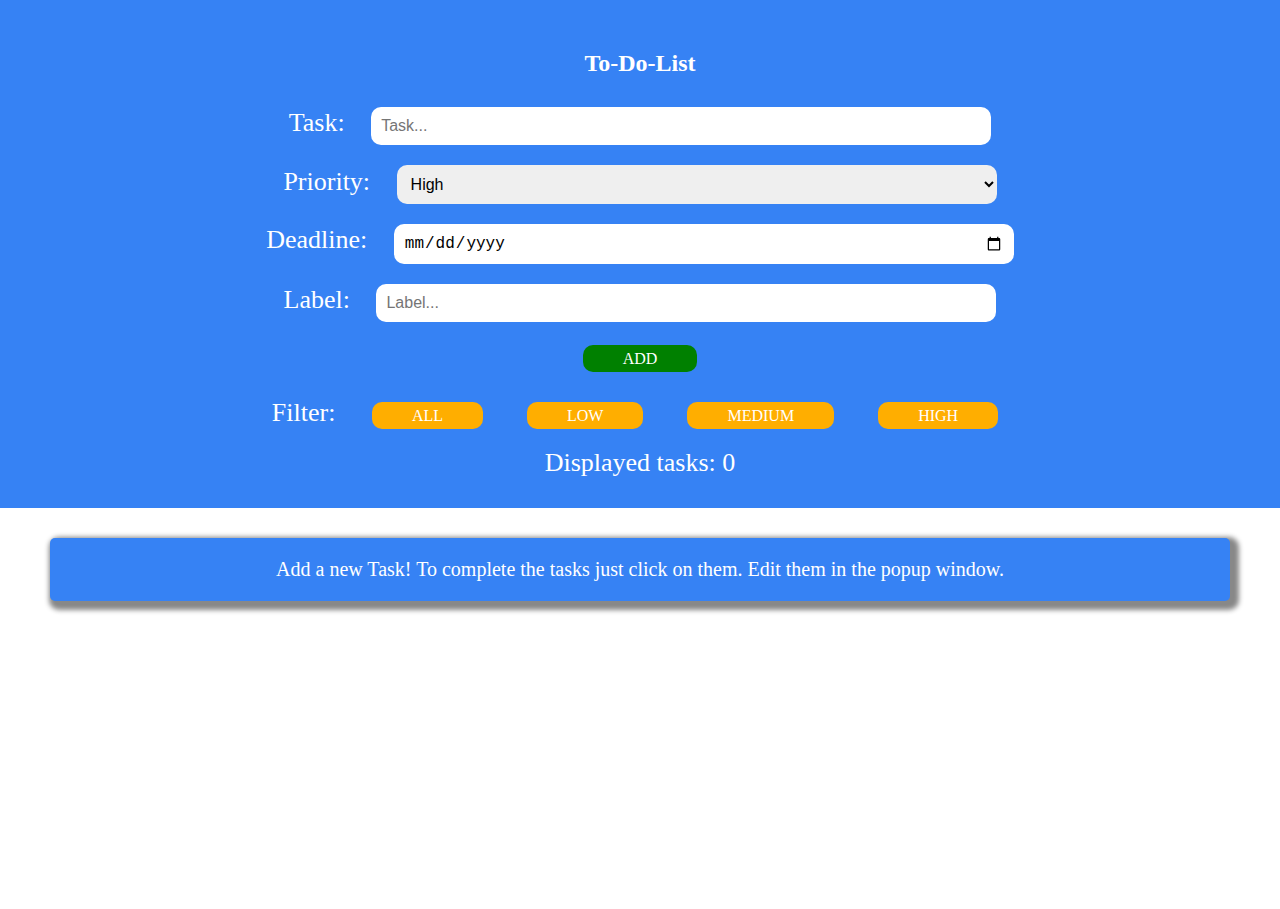
<file: OCTANET-TASK2-TODO-LIST/index.html>
<!DOCTYPE html>
<html>

<head>
    <title>To-Do List</title>
    <link href="style.css" rel="stylesheet">
</head>

<body>
    <header class="ct">
        <h2>To-Do-List</h2>
        <label>Task: </label>
        <input class="input" type="text" id="inp" placeholder="Task..." required>
        <br>
        <label>Priority: </label>
        <select class="input" id="priority" required>
            <option value="High" selected>High</option>
            <option value="Medium">Medium</option>
            <option value="Low">Low</option>
        </select>
        <br>
        <label>Deadline: </label>
        <input class="input" type="date" id="deadline" required>
        <br>
        <label>Label: </label>
        <input class="input" type="text" id="label" placeholder="Label..." required>
        <br>

        <br>
        <span onclick="addItem()" class="add">Add</span>
        <br>
        <div class="filterList">
            <label>Filter: </label>
            <span class="filter" id="all" onclick="sortList('all')">ALL</span>
            <span class="filter" id="Low" onclick="sortList('Low')">LOW</span>
            <span class="filter" id="Medium" onclick="sortList('Medium')">MEDIUM</span>
            <span class="filter" id="High" onclick="sortList('High')">HIGH</span>
        </div>
        <div class="info"><label>Displayed tasks: <span id="inf">0</span></label></div>

    </header>
    <div class="scr">
        <ul id="todos">
            <li>Add a new Task! To complete the tasks just click on them. Edit them in the popup window. </li>
        </ul>
    </div>


    <script src="script.js"></script>
</body>

</html>
</file>
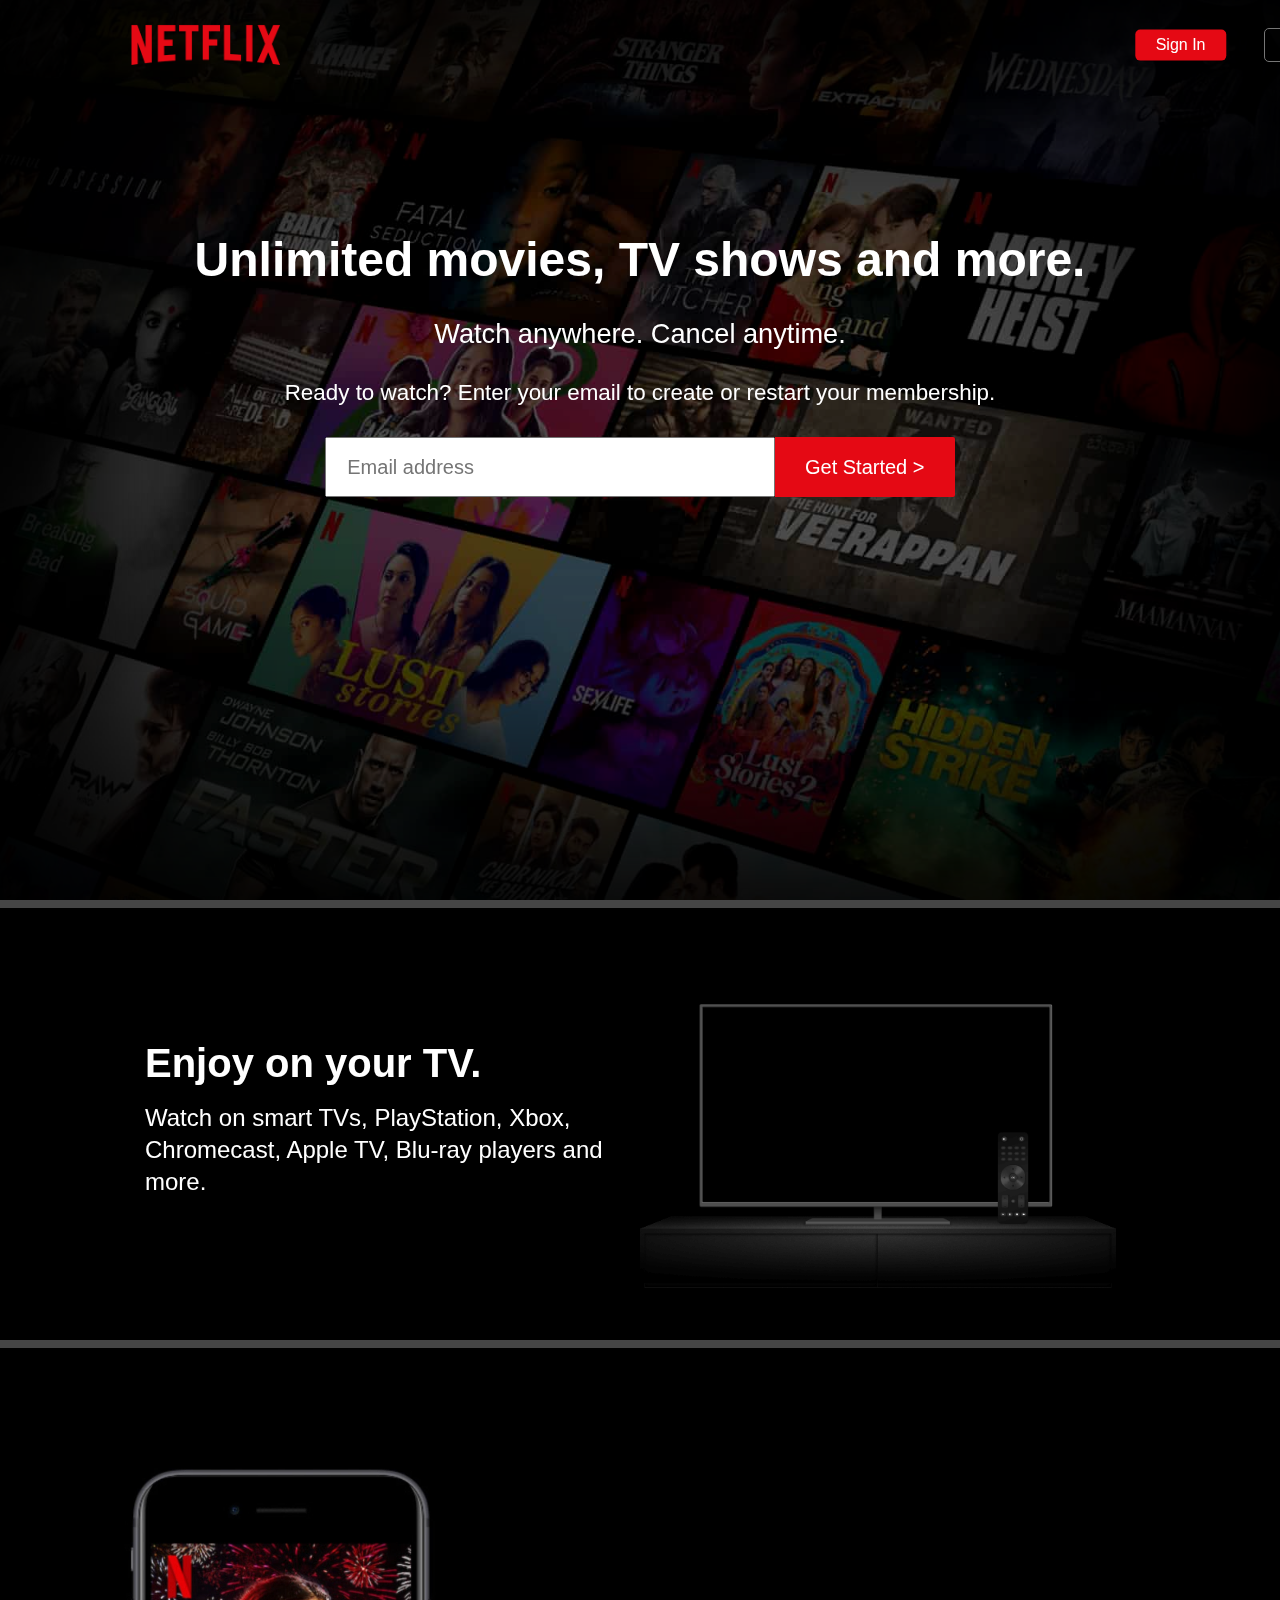
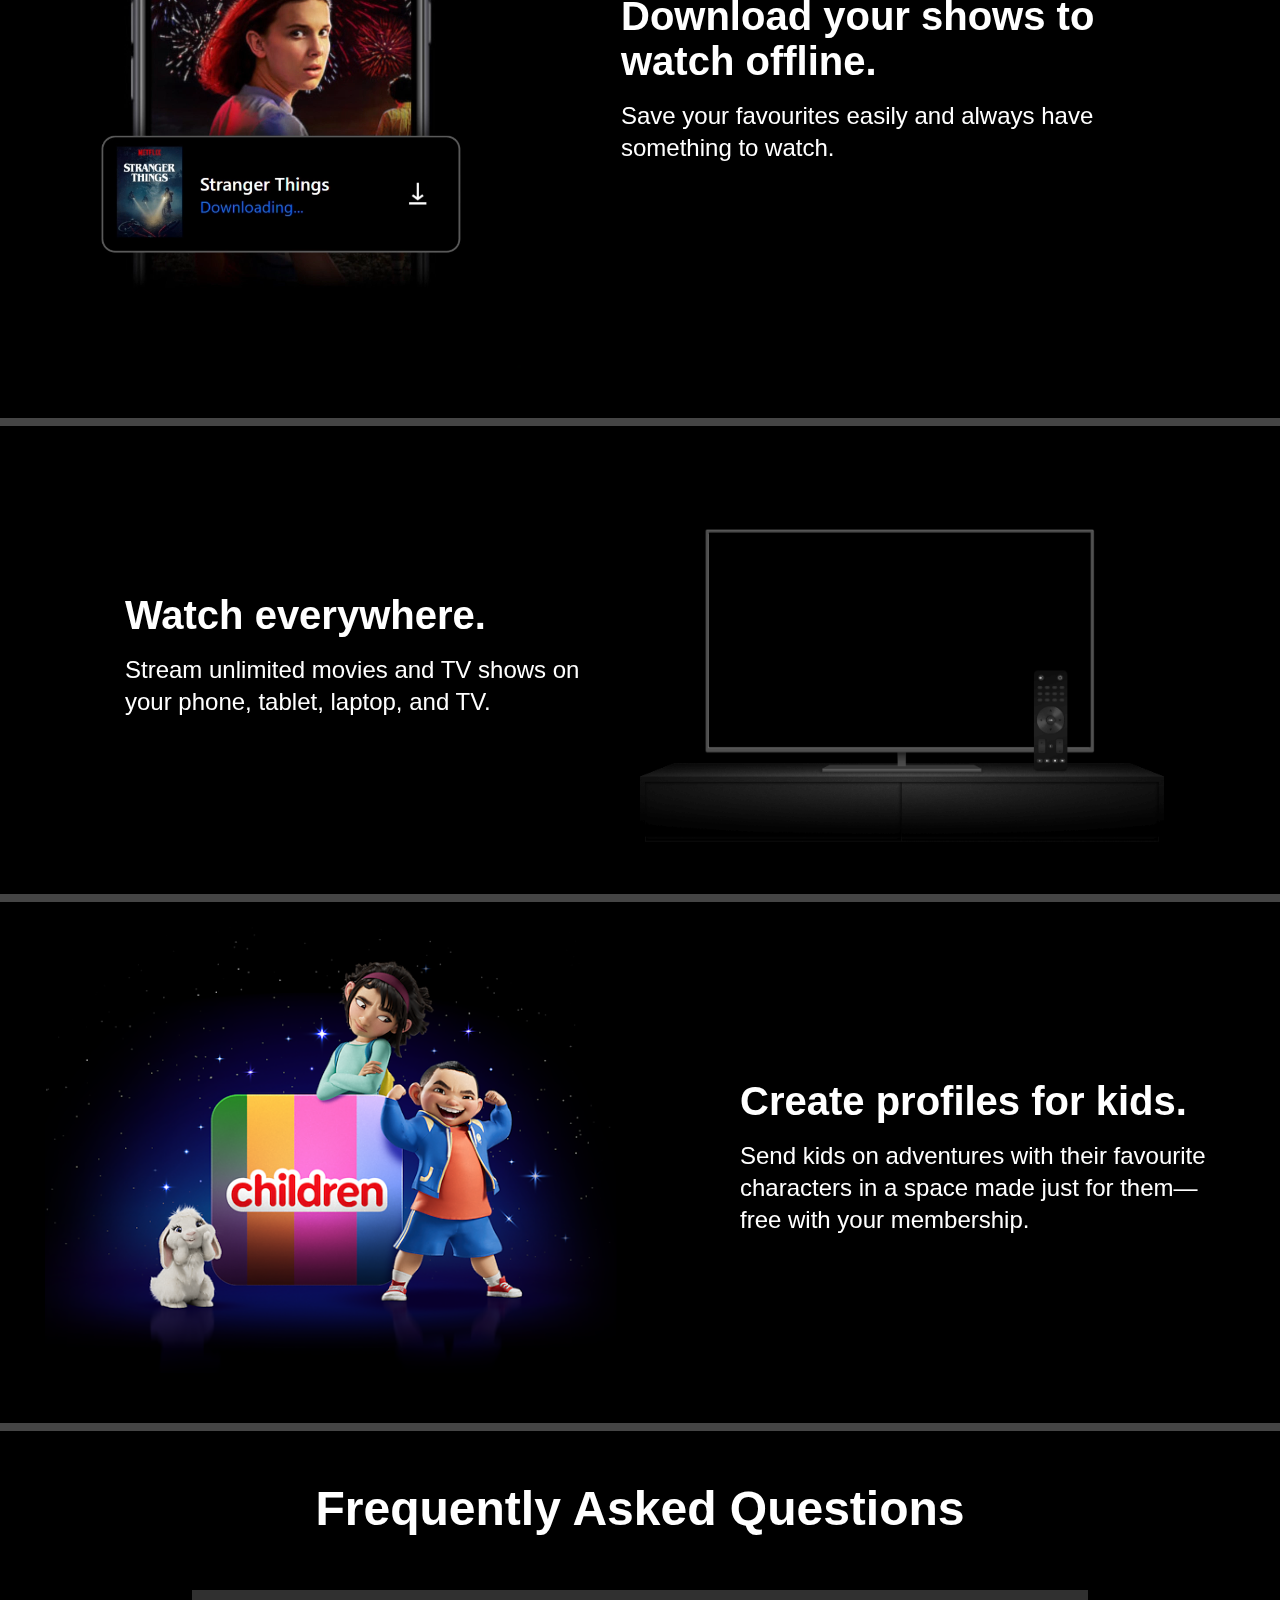
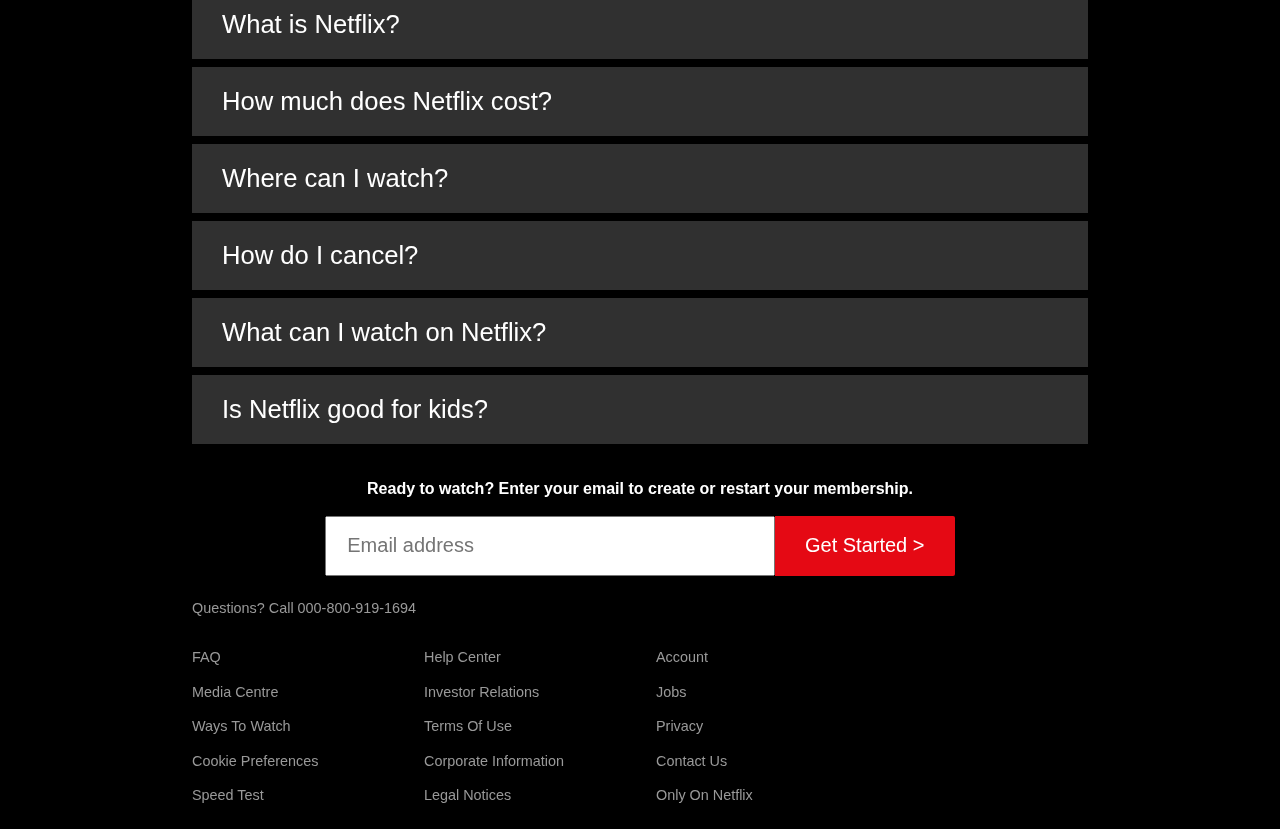
<file: OCTANET_TASK3_WEBSITE_CLONE/index.html>
<!DOCTYPE html>
<html lang="en">

<head>
  <meta charset="UTF-8" />
  <meta name="viewport" content="width=device-width, initial-scale=1.0" />
  <meta http-equiv="X-UA-Compatible" content="ie=edge" />
  <link href="img/n-logo.png" rel="icon">
  <link rel="stylesheet" href="https://use.fontawesome.com/releases/v5.8.2/css/all.css"
    integrity="sha384-oS3vJWv+0UjzBfQzYUhtDYW+Pj2yciDJxpsK1OYPAYjqT085Qq/1cq5FLXAZQ7Ay" crossorigin="anonymous" />
  <link rel="stylesheet" href="styles.css" />
  <title>Netflix India - Watch TV Shows Online, Watch Movies Onlin</title>
</head>

<body>
  <header class="showcase">
    <div class="showcase-top">
      <img src="img/logo.png" alt="Netflix" />
      <a href="#" class="btn btn-rounded">Sign In</a>
      <select name="language" class="language">
        <option value="English">English</option>
        <option value="हिंदी">हिंदी</option>
      </select>
    </div>
    <div class="showcase-content">
      <h1>Unlimited movies, TV shows and more.</h1>
      <p>Watch anywhere. Cancel anytime.</p>
      <form action="#">
        <h4>Ready to watch? Enter your email to create or restart your membership.</h4>
        <div class="email">
          <input type="email" name="email" placeholder="Email address" aria-hidden="true">
          <button><a href="#">Get Started ></a></button>
        </div>
      </form>
    </div>
  </header>
  <section class="style-cards">
    <div class="card-1">
      <div class="desc-1">
        <h1>Enjoy on your TV.</h1>
        <h3>Watch on smart TVs, PlayStation, Xbox, Chromecast, Apple TV, Blu-ray players and more.</h3>
      </div>
      <img src="img/tv.png" alt="Netflix TV">
      <video class="video-1" autoplay="" playsinline="" muted="" loop="">
        <source src="img/video.m4v" type="video/mp4">
      </video>
    </div>
    <div class="card-2">
      <video class="Mobile.mp4" autoplay="" playsinline="" muted="" loop="">
        <source src="img/mobile.mp4" type="video/mp4">
      </video>
      <div class="desc-2">
        <h1>Download your shows to watch offline.</h1>
        <h3>Save your favourites easily and always have something to watch.</h3>
      </div>
    </div>
    <div class="card-3">
      <div class="desc-3">
        <h1>Watch everywhere.</h1>
        <h3>Stream unlimited movies and TV shows on your phone, tablet, laptop, and TV.</h3>
      </div>
      <img src="img/tv.png" alt="Device-Pile-In">
      <video class="video-2" autoplay="" playsinline="" muted="" loop="">
        <source src="https://assets.nflxext.com/ffe/siteui/acquisition/ourStory/fuji/desktop/video-devices-in.m4v"
          type="video/mp4">
      </video>
    </div>
    <div class="card-4">
      <img src="img/kids.png" alt="Netflix Mobile">
      <div class="desc-4">
        <h1>Create profiles for kids.</h1>
        <h3>Send kids on adventures with their favourite characters in a space made just for them—free with your
          membership.</h3>
      </div>
    </div>
  </section>

  <section class="lastsec">
    <div class="faq">
      <h1>Frequently Asked Questions</h1>
      <ul class="questions">
        <li>What is Netflix?</li>
        <li>How much does Netflix cost?</li>
        <li>Where can I watch?</li>
        <li>How do I cancel?</li>
        <li>What can I watch on Netflix?</li>
        <li>Is Netflix good for kids?</li>
      </ul>
      <form action="#">
        <h4>Ready to watch? Enter your email to create or restart your membership.</h4><br>
        <div class="email">
          <input type="email" name="email" placeholder="Email address" aria-hidden="true">
          <button><a href="#">Get Started ></a></button>
        </div>
      </form>
    </div>
  </section>

  <footer class="footer">
    <p>Questions? Call 000-800-919-1694</p>
    <div class="footer-cols">
      <ul>
        <li><a href="#">FAQ</a></li>
        <li><a href="#">Media Centre</a></li>
        <li><a href="#">Ways To Watch</a></li>
        <li><a href="#">Cookie Preferences</a></li>
        <li><a href="#">Speed Test</a></li>
      </ul>
      <ul>
        <li><a href="#">Help Center</a></li>
        <li><a href="#">Investor Relations</a></li>
        <li><a href="#">Terms Of Use</a></li>
        <li><a href="#">Corporate Information</a></li>
        <li><a href="#">Legal Notices</a></li>
      </ul>
      <ul>
        <li><a href="#">Account</a></li>
        <li><a href="#">Jobs</a></li>
        <li><a href="#">Privacy</a></li>
        <li><a href="#">Contact Us</a></li>
        <li><a href="#">Only On Netflix</a></li>
      </ul>
    </div>
  </footer>
</body>
</html>
</file>
<file: OCTANET-TASK2-TODO-LIST/style.css>
body {
    margin: 0;
    min-width: 250px;
    box-sizing: border-box;
}

header {
    background-color: #3682f4;
    padding: 30px 40px;
    color: white;
    text-align: center;
}

label{
    padding: 10px;
    font-size: 26px;
}

ul {
  margin: 0;
  padding: 0;
}

li {
    list-style-type: none;
    padding: 20px;
    margin-inline: 50px;
    margin-block: 30px;
    border-radius: 5px;
    box-shadow: 4px 4px 5px 5px #888888;
    background-color: #3682f4;
    color: white;
    font-size: 20px;
    cursor: pointer;
    width: auto;
    position: relative;
}

h2 {
    transition: 0.4s;
    cursor: pointer;
}

h2:hover {
    letter-spacing: 2px;
}

li.checked {
    background: #888;
    color: #fff;
    text-decoration: line-through;
}



.input {
    margin: 10px;
    border: none;
    border-radius: 10px;
    width: 50%;
    padding: 10px;
    font-size: 16px;
}

.close {
    position:absolute;
    right: 0;
    top:0;
    margin: 5px;
    padding: 12px 16px 12px 16px;
}

.close:hover {
    color: red;
}

.edit {
    position:absolute;
    right: 0;
    bottom:0;
    margin: 5px;
    padding: 12px 16px 12px 16px;
}

.edit:hover {
    color: green;
}

.ct {
    text-align: center;
    justify-content: center;
}

.add {
    background-color: green;
    text-transform: uppercase;
    color:white;
    border-radius: 10px;
    padding: 5px 40px;
    cursor: pointer;
    
}

.filterList {
    margin-top: 30px;
    position: relative;
    
}

.filter {
    margin-inline: 20px;
    background-color: rgb(255, 174, 0);
    text-transform: uppercase;
    color:white;
    border-radius: 10px;
    padding: 5px 40px;
    cursor: pointer;
}

.scr {
    height: 400px;
    overflow: auto;
}

.info {
    margin-top: 20px;
}

#todos {
    text-align: center;
    justify-content: center;
}
</file>
<file: OCTANET_TASK3_WEBSITE_CLONE/styles.css>
:root {
  --primary-color: #e50914;
  --dark-color: #141414;
}

* {
  box-sizing: border-box;
  margin: 0;
  padding: 0;
}

body {
  font-family: "Arial", sans-serif;
  -webkit-font-smoothing: antialiased;
  background: #000;
  color: #999;
}

ul {
  list-style: none;
}

h1,
h2,
h3,
h4 {
  color: #fff;
}

a {
  color: #fff;
  text-decoration: none;
}

p {
  margin: 0.5rem 0;
}

img {
  width: 100%;
}

.showcase {
  width: 100%;
  height: 100vh;
  position: relative;
  background: url("img/background.jpg") no-repeat center center/cover;
}

.showcase::after {
  content: "";
  position: absolute;
  top: 0;
  left: 0;
  width: 100%;
  height: 100%;
  z-index: 1;
  background: rgba(0, 0, 0, 0.6);
  box-shadow: inset 120px 100px 250px #000, inset -120px -100px 250px #000;
}

.showcase-top {
  position: relative;
  height: 90px;
  z-index: 2;
}

.showcase-top img {
  width: 150px;
  position: absolute;
  top: 50%;
  left: 16%;
  transform: translate(-50%, -50%);
}

.showcase-top a {
  position: absolute;
  top: 50%;
  right: 0;
  transform: translate(-50%, -50%);
}

.showcase-content {
  position: relative;
  margin: auto;
  display: flex;
  flex-direction: column;
  justify-content: center;
  align-items: center;
  text-align: center;
  margin-top: 9rem;
  z-index: 2;
}

.showcase-content h1 {
  font-weight: 600;
  font-size: 3rem;
  line-height: 1.1;
  margin: 0 0 2rem 0;
}

.showcase-content h4 {
  font-weight: 100;
  font-size: 1.4rem;
  line-height: 1.1;
  margin: 0 0 2rem 0;
}

.showcase-content p {
  color: #fff;
  font-weight: 400;
  font-size: 1.7rem;
  line-height: 1.1;
  margin: 0 0 2rem;
}

.showcase-content form .email{
  width: 1000px;
  margin: auto;
}
.showcase-content form .email input{
  height: 60px;
  width: 450px;
  margin: auto;
  padding: 20px;
  font-size: 20px;
  outline: none;
}
.showcase-content form .email button{
  margin: auto;
  height: 60px;
  width: 180px;
  align-items: center;
  justify-content: center;
  font-size: 20px;
  padding: 7px 17px;
  background: #e50914;
  cursor: pointer;
  outline: none;
  border-top-right-radius: 2px;
  border-bottom-right-radius: 2px;
  border: none;
  margin-left: -5px;
}
.showcase-content form .email button:hover{
  background-color: #f40612;
}
.showcase-content form .email button a{
  text-decoration: none;
  color: white;
}

.showcase-top .language{
  margin: auto;
  align-items: center;
  justify-content: center;
  font-size: 14px;
  padding: 7px 10px;
  color: white;
  background: none;
  margin-left: 79rem;
  margin-top: 28px;
  border-radius: 5px;
}
.showcase-top .language option{
  background-color: rgb(229, 223, 223);
}

.email{
  width: 1000px;
  margin: auto;
}

.email input{
  height: 60px;
  width: 450px;
  margin: auto;
  padding: 20px;
  font-size: 20px;
  outline: none;
}
.email button{
  margin: auto;
  height: 60px;
  width: 180px;
  align-items: center;
  justify-content: center;
  font-size: 20px;
  padding: 7px 17px;
  background: #e50914;
  cursor: pointer;
  outline: none;
  border-top-right-radius: 2px;
  border-bottom-right-radius: 2px;
  border: none;
  margin-left: -5px;
}
.email button:hover{
  background-color: #f40612;
}
.email button a{
  text-decoration: none;
  color: white;
}

/* Utility Classes */



/* Footer */
.footer{
  max-width: 70%;
  margin: 1rem auto;
  overflow: auto;
}

.footer ,
.footer a{
  color: #999999;
  font-size: 0.9rem;
}

.footer a:hover{
  color:var(--primary-color);
  font-size: 0.94rem;
  text-decoration: underline;
}

.footer p{
  margin-bottom: 1.5rem;
}

.footer p:hover{
  color: var(--primary-color);
  cursor: pointer;
}

.footer .footer-cols{
  display: grid;
  grid-template-columns: repeat(4 , 1fr);
  grid-gap: 2rem;
}

.footer li{
  line-height: 2.4;
}
/*  Container  */
.container {
  max-width: 70%;
  margin: auto;
  overflow: hidden;
  padding: 0 2rem;
}

/* Text Styles */
.text-xl {
  font-size: 2rem;
  margin-bottom: 1rem;
}

.text-lg {
  font-size: 1.8rem;
  margin-bottom: 1rem;
}

.text-md {
  font-size: 1.5rem;
  margin-bottom: 1rem;
}

.text-center {
  text-align: center;
}

.text-dark {
  color: #999;
}

/* Buttons */
.btn {
  display: inline-block;
  background: var(--primary-color);
  color: #fff;
  padding: 0.4rem 1.3rem;
  font-size: 1rem;
  text-align: center;
  border: none;
  cursor: pointer;
  margin-right: 0.5rem;
  outline: none;
  box-shadow: 0 1px 0 rgba(0, 0, 0, 0.45);
  border-radius: 2px;
}

.btn:hover {
  opacity: 0.9;
}

.btn-rounded {
  border-radius: 5px;
}

.btn-xl {
  font-size: 1.6rem;
  padding: 1.5rem 2.1rem;
  text-transform: uppercase;
}

.btn-lg {
  font-size: 1.5rem;
  padding: 1.2rem 1.7rem;
  text-transform: uppercase;
}

.btn-icon {
  margin-left: 0.5rem;
}

.showcase-content .btn-lg{
  position: absolute;
  right: 0;
  bottom: -8vh;
  padding: 0.5rem 1.2rem;
  font-size: 1.5rem;
  text-transform: uppercase;
  height: 36px;
  width: 14rem;
}


.card-1,
.card-2,
.card-3,
.card-4 {
    border-top: 8px rgb(69, 69, 69) solid;
    padding: 50px;
}


.card-1{
    position: relative;
    display: inline-grid;
    grid-template-columns: 50% 40%;
    text-align: left;
    align-items: center;
    padding: 25px 45px 50px;
}

.desc-1{
    padding-left: 100px;
}

.style-cards h1{
    font-size: 2.5rem;
    font-weight: 800;
    padding: 1rem;
    padding-left: 0;
}

.style-cards h3{
    font-size: 1.5rem;
    font-weight: 500;
    line-height: 2rem;
}

.card-1 video{
    position: relative;
    width: 100%;
    height: 54%;
    grid-column: 2/2;
    grid-row: 1/2;
    z-index: -1;
}

.card-1 img{
    grid-column: 2/2;
    grid-row: 1/2;
}

.card-2{
    position: relative;
    display: inline-grid;
    grid-template-columns: 40% 50%;
    text-align: left;
    align-items: center;
    padding: 25px 45px 50px;
}

.card-2 video {
    position: relative;
    width: 100%;
    height: 100%;
    grid-column: 1/2;
    grid-row: 1/2;
    z-index: -1;
}

.desc-2{
    padding-left: 100px;
}

.card-3{
    position: relative;
    display: inline-grid;
    grid-template-columns: 50% 40%;
    text-align: left;
    align-items: center;
    padding: 25px 45px 50px;
}

.desc-3{
    padding-left: 80px;
    padding-right: 20px;
}

.card-3 img{
    width: 110%;
    grid-column: 2/2;
    grid-row: 1/2;
}

.card-3 video{
    position: relative;
    top: -5px;
    left: 33px;
    width: 90%;
    height: 100%;
    grid-column: 2/2;
    grid-row: 1/2;
    z-index: -1;
}

.card-4{
  position: relative;
  display: inline-grid;
  grid-template-columns: 50% 50%;
  text-align: left;
  align-items: center;
  padding: 25px 45px 50px;
  border-bottom: 8px rgb(69,69,69) solid;
}

.desc-4{
  padding-left: 100px;
}


.faq{
    text-align: center;
}

.faq h1{
  padding: 50px;
    padding-bottom: 50px;
    font-size: 3rem;
}

.questions{
    display: flex;
    flex-direction: column;
    flex-basis: 40%;
    align-items: center;
    margin-bottom: 2rem;
}

.questions li{
    padding: 20px 30px;
    margin: 4px;
    font-size: 1.6rem;
    background-color: #303030;
    color: white;
    text-align: left;
    width: 70%;
}

.faq p{
    padding-top: 60px;
    font-size: 1.2rem;
    font-weight: 200;
}

/*  Media Queries  */
@media (max-width: 960px) {
  .showcase {
    height: 100vh;
  }

  .hide-sm {
    display: none;
  }

  .showcase-top img {
    top: 30%;
    left: 5%;
    transform: translate(0);
  }

  .showcase-top a {
    top: 30%;
    right: 5%;
    transform: translate(0);
  }

  .showcase-content h1 {
    font-size: 2rem;
    line-height: 0.5;
  }

  .showcase-content p {
    font-size: 1rem;
  }

  .footer .footer-cols {
    grid-template-columns: repeat(2, 1fr);
  }

  .btn-xl {
    font-size: 1rem;
    padding: 1rem 1.2rem;
  }

  .btn-lg {
    font-size: 0.8rem;
    padding: 0.8rem 1rem;
  }

  .text-xl {
    font-size: 1.5rem;
  }

  .text-lg {
    font-size: 1.2rem;
  }

  .text-md {
    font-size: 1rem;
  }
}

@media (max-width: 700px) {
  .showcase::after {
    box-shadow: inset 50px 50px 150px #000, inset -50px -50px 150px #000;
  }

  .container {
    max-width: 90%;
    margin: auto;
    overflow: hidden;
    padding: 0px 0.1rem;
  }

  .btn-lg {
    font-size: 1rem;
    padding: 0.8rem 1rem;
    text-transform: uppercase;
  }

  .footer .footer-cols {
    grid-template-columns: 4fr;
  }
}
</file>
